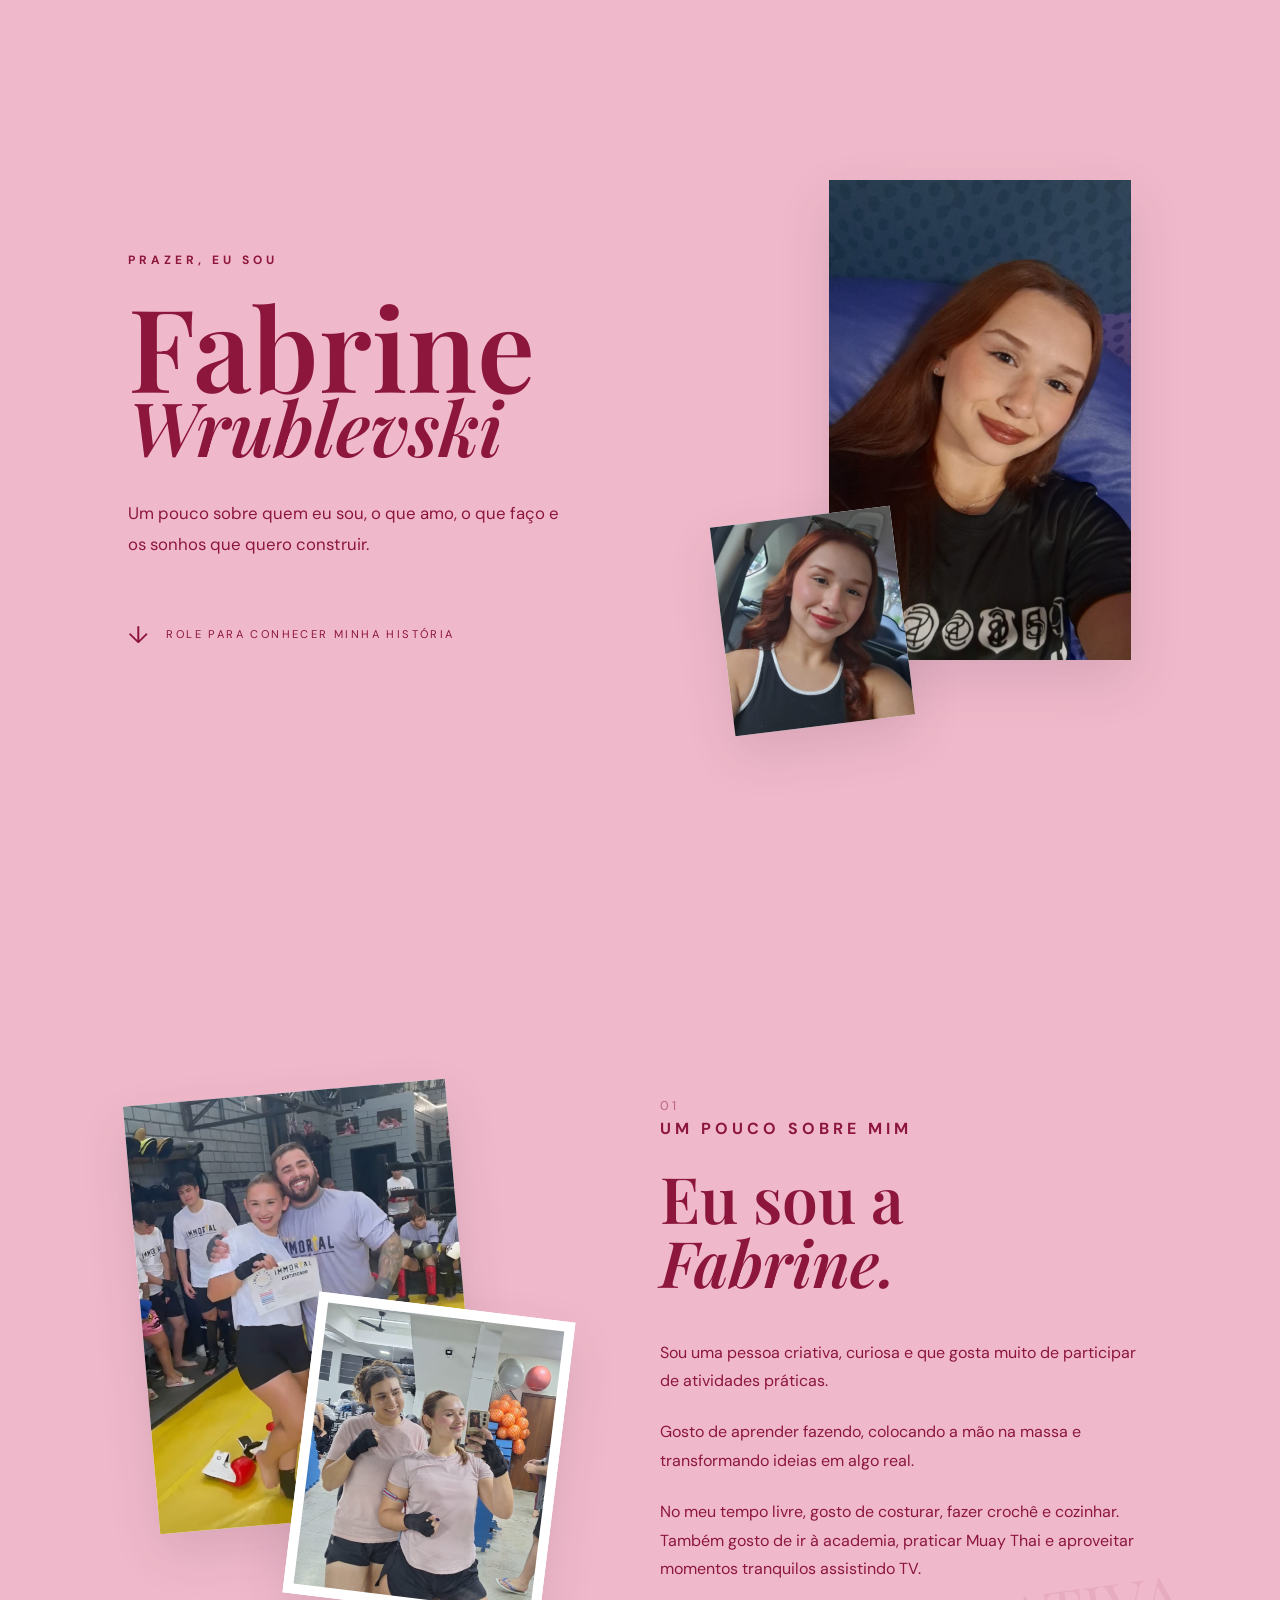
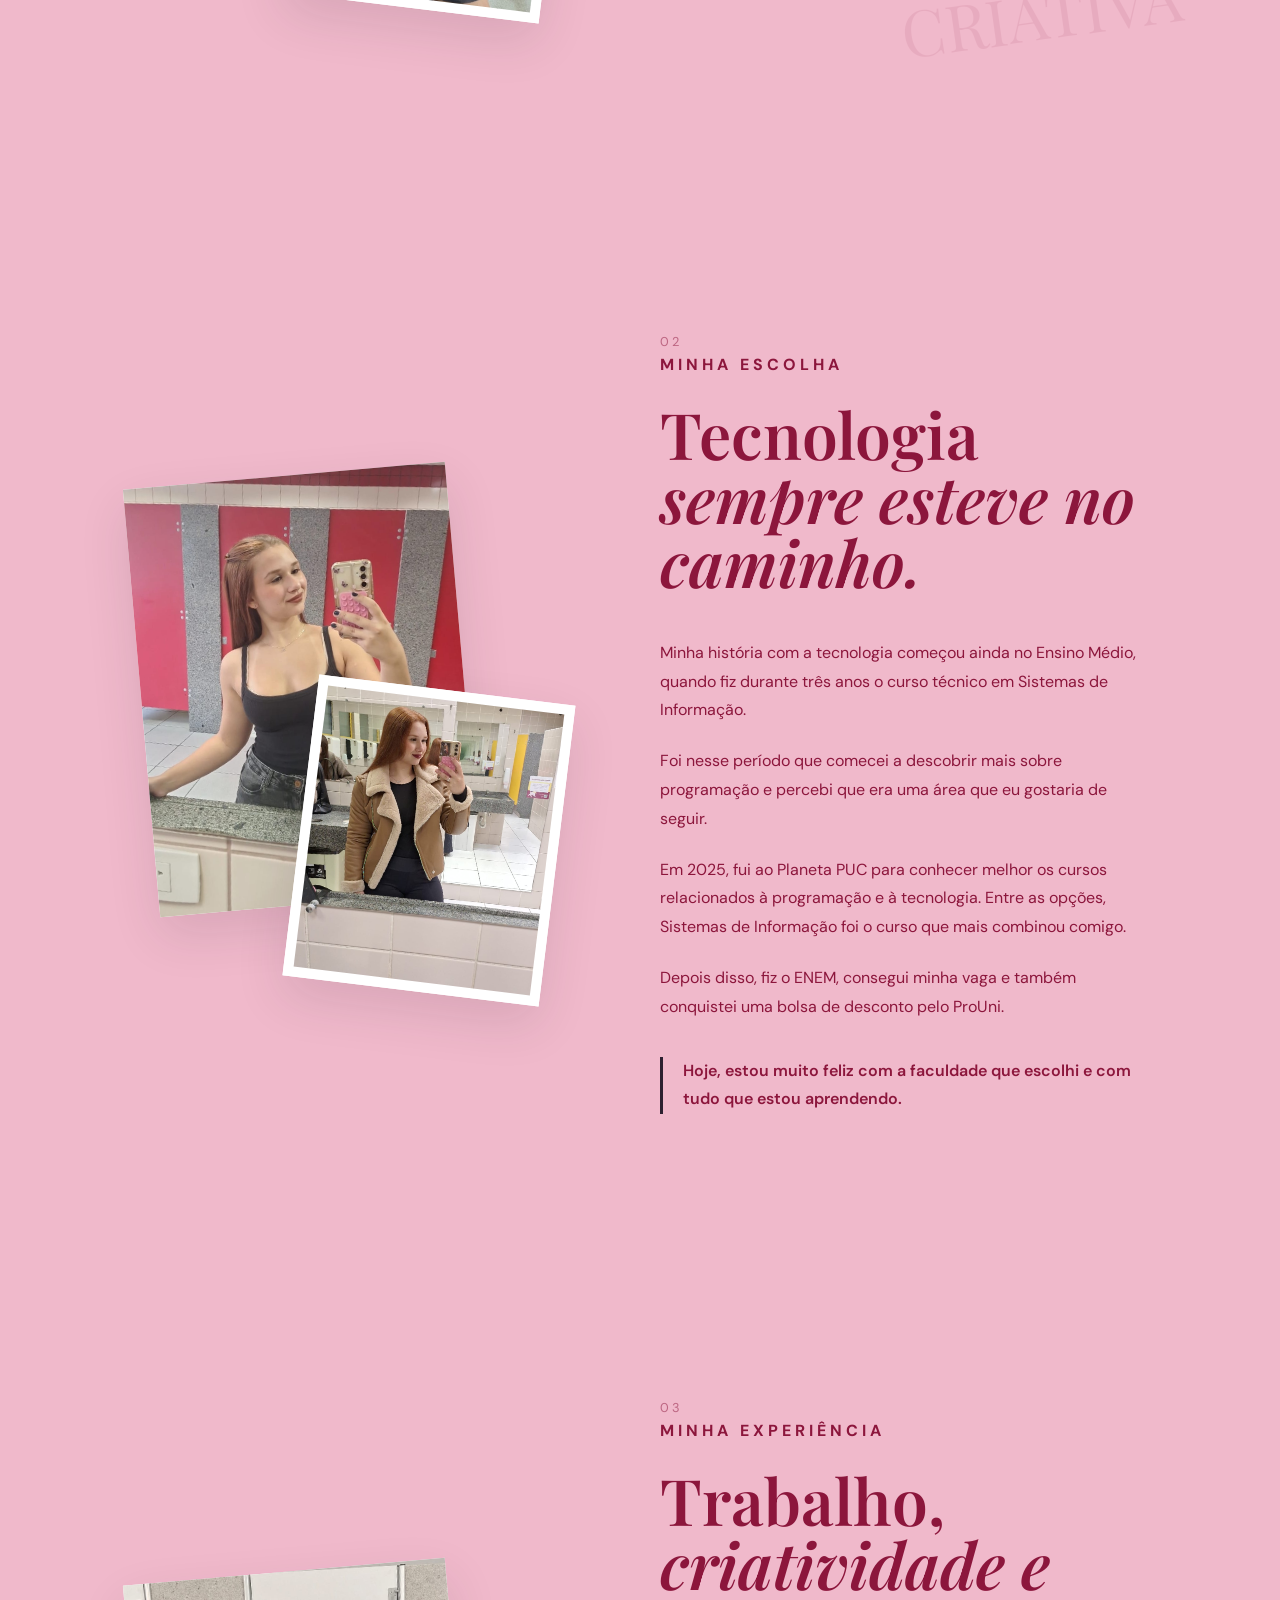
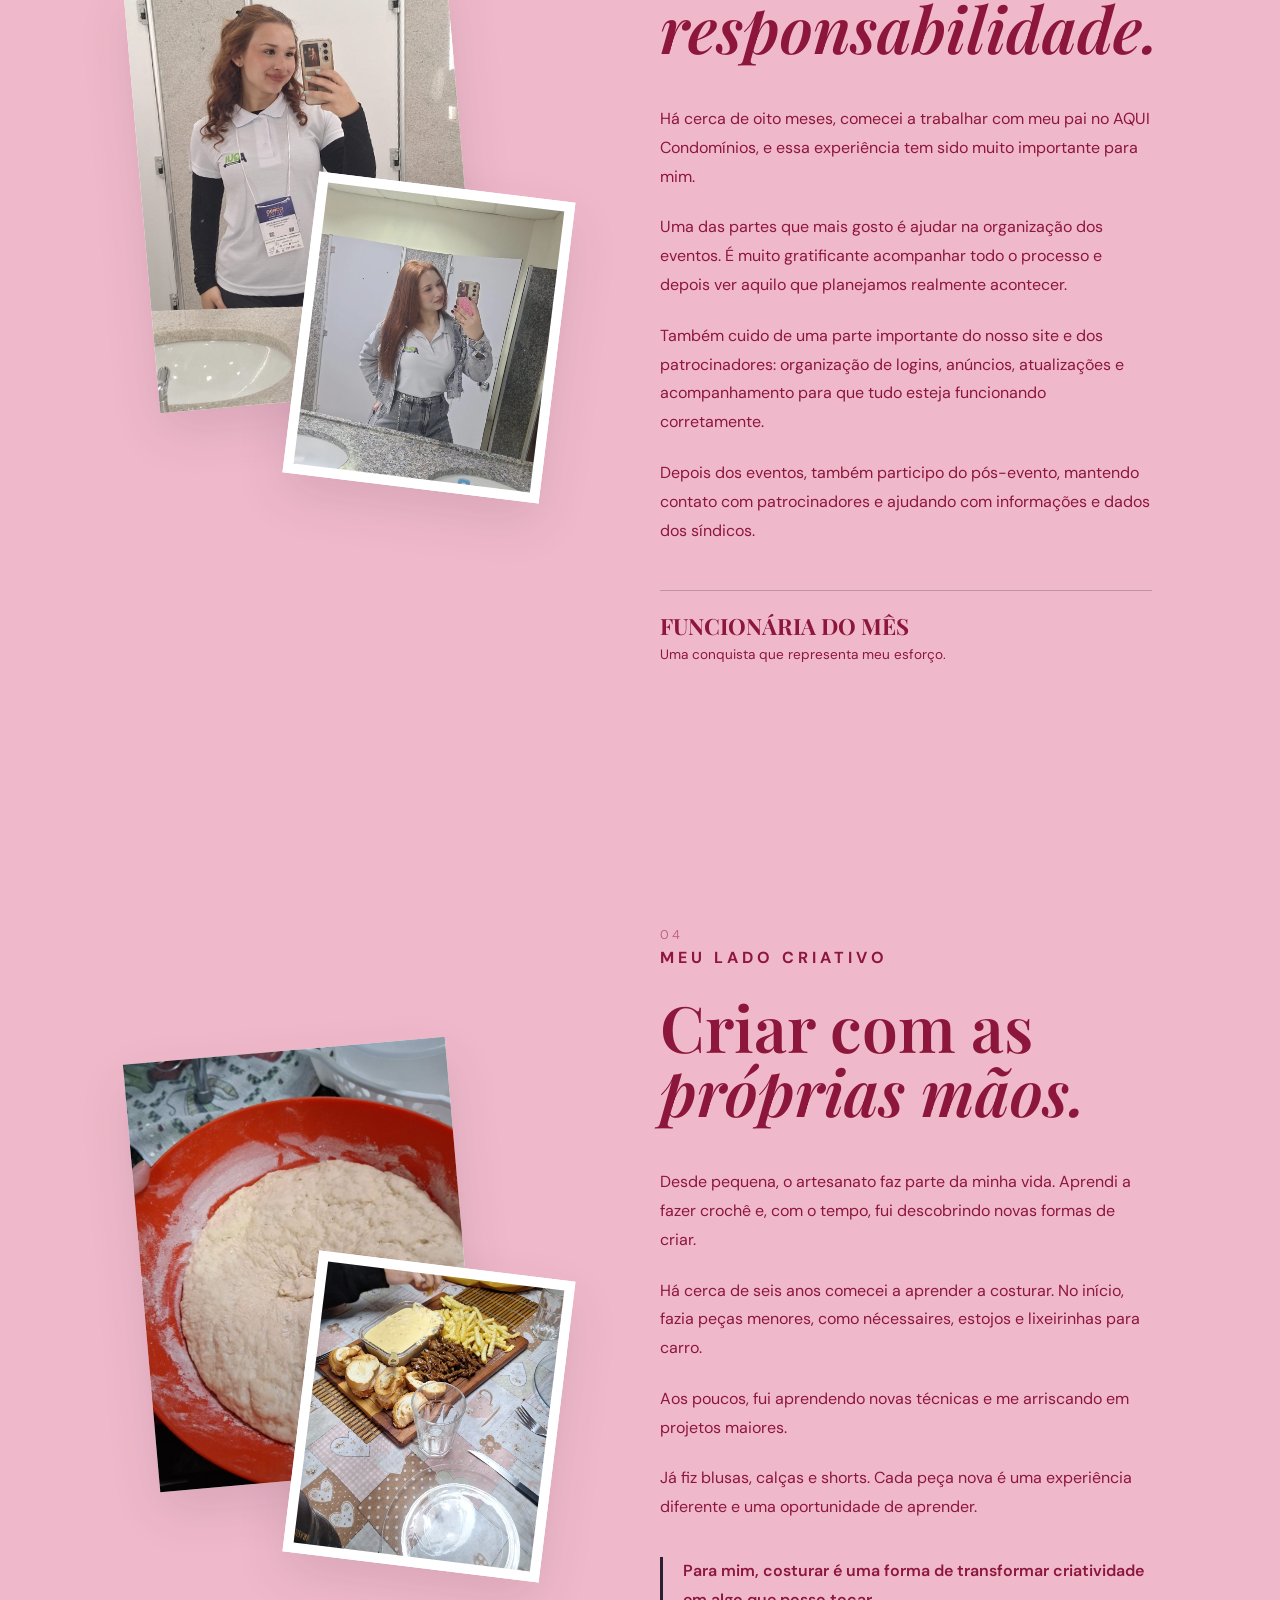
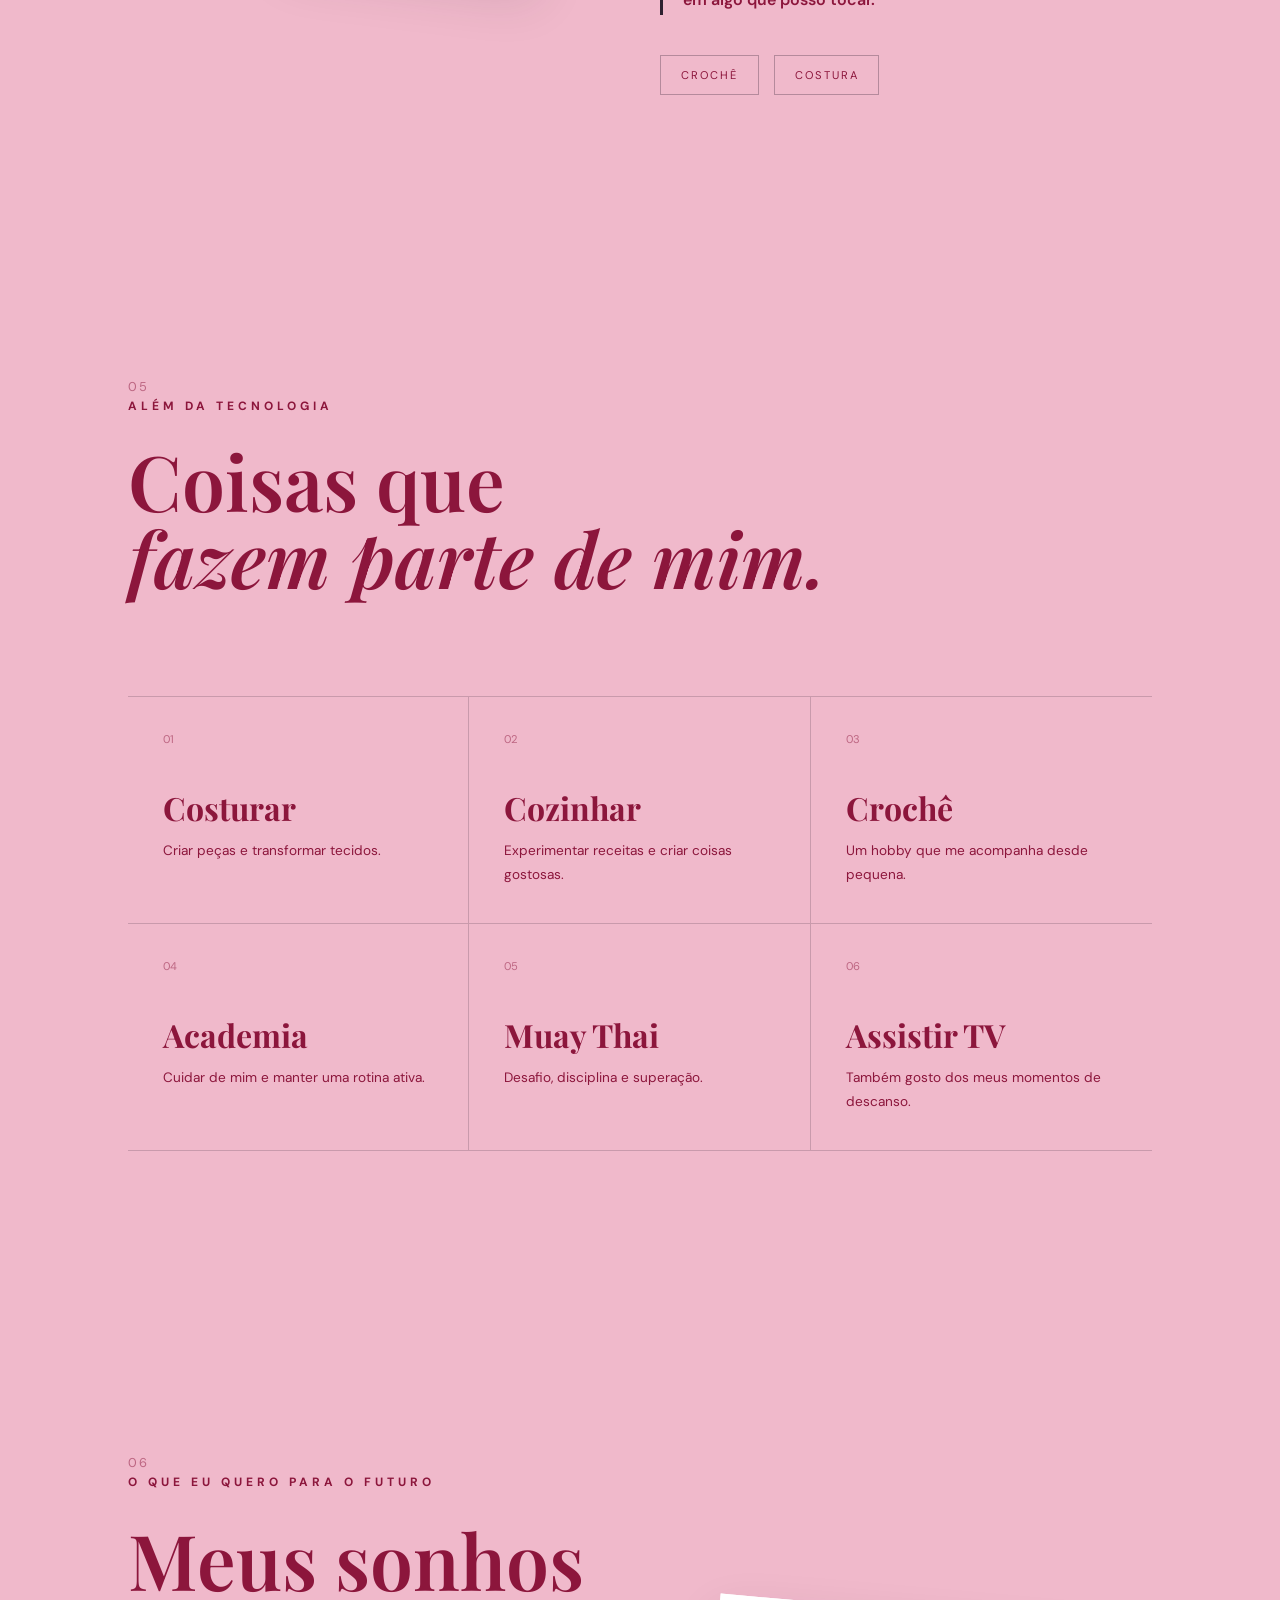
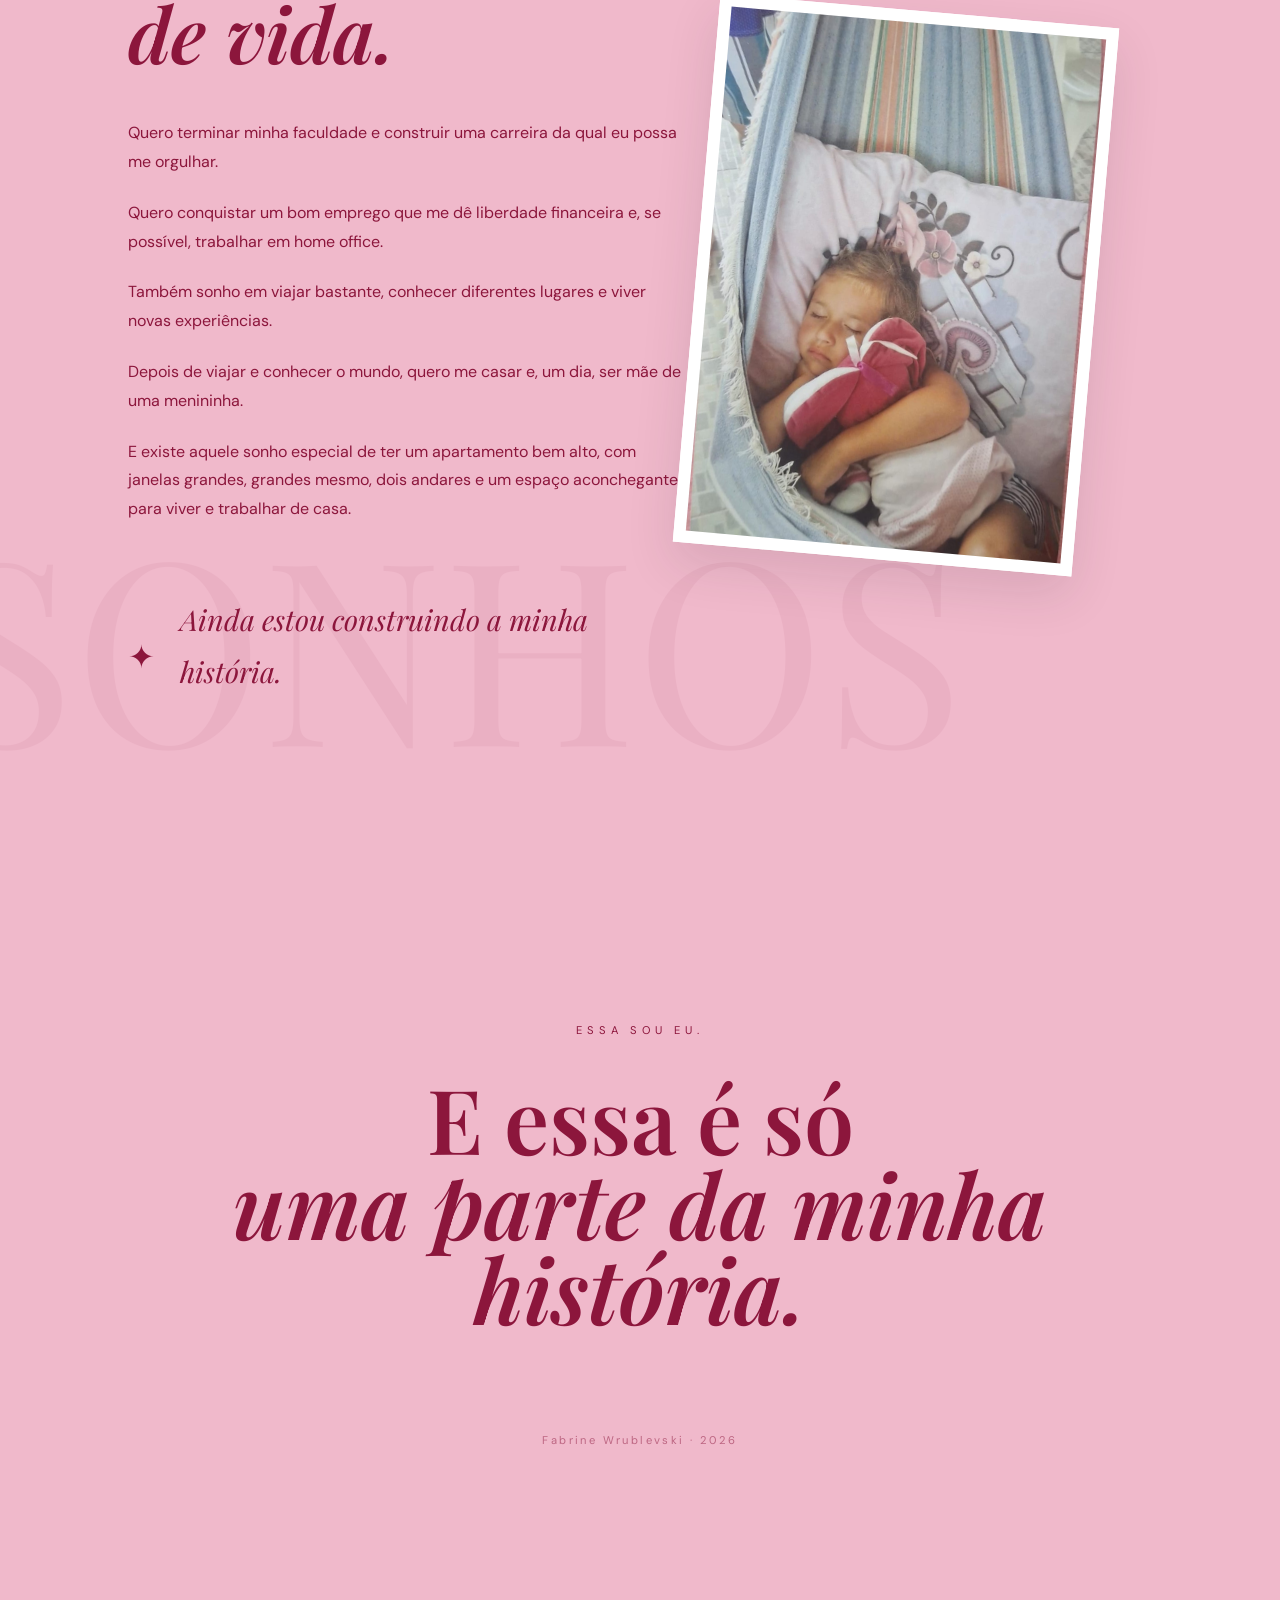
<file: index.html>
<!DOCTYPE html>
<html lang="pt-br">

<head>
    <meta charset="UTF-8">
    <meta name="viewport" content="width=device-width, initial-scale=1.0">

    <title>Fabrine | Minha História</title>

    <link rel="stylesheet" href="eu.css">
    <script src="eu.js" defer></script>

    <link rel="preconnect" href="https://fonts.googleapis.com">
    <link rel="preconnect" href="https://fonts.gstatic.com" crossorigin>

    <link href="https://fonts.googleapis.com/css2?family=DM+Sans:wght@400;500;600;700&family=Playfair+Display:wght@500;600;700&display=swap"
        rel="stylesheet">
</head>

<body>

    <!-- =====================================================
         ABERTURA
    ====================================================== -->

    <header class="hero">

        <div class="hero-text">

            <p class="mini-title">PRAZER, EU SOU</p>

            <h1>
                Fabrine
                <span>Wrublevski</span>
            </h1>

            <p class="hero-description">
                Um pouco sobre quem eu sou, o que amo,
                o que faço e os sonhos que quero construir.
            </p>

            <div class="scroll">
                <span>↓</span>
                ROLE PARA CONHECER MINHA HISTÓRIA
            </div>

        </div>


        <!-- FOTOS DA ABERTURA -->

        <div class="hero-photos">

            <!-- FOTO PRINCIPAL -->
            <div class="photo photo-main">

                <!-- COLOQUE SUA FOTO AQUI -->

                <img src="puf.jpeg" alt="Foto da Fabrine">

            </div>


            <!-- FOTO SOBREPOSTA -->

            <div class="photo photo-small">

                <!-- COLOQUE OUTRA FOTO AQUI -->

                <img src="car.jpeg" alt="">

            </div>

        </div>

    </header>



    <!-- =====================================================
         SOBRE MIM
    ====================================================== -->

    <section class="section about">

        <div class="section-photo">

            <div class="photo-stack">

                <div class="photo photo-one">

                    <img src="ultima.jpeg" alt="Foto da Fabrine">

                </div>

                <div class="photo photo-two">
                    <img src="juju.jpeg" alt="Foto da Fabrine">
                </div>

            </div>

        </div>


        <div class="section-content">

            <span class="section-number">01</span>

            <p class="mini-title">UM POUCO SOBRE MIM</p>

            <h2>
                Eu sou a
                <span>Fabrine.</span>
            </h2>

            <p>
                Sou uma pessoa criativa, curiosa e que gosta muito
                de participar de atividades práticas.
            </p>

            <p>
                Gosto de aprender fazendo, colocando a mão na massa
                e transformando ideias em algo real.
            </p>

            <p>
                No meu tempo livre, gosto de costurar, fazer crochê
                e cozinhar. Também gosto de ir à academia, praticar
                Muay Thai e aproveitar momentos tranquilos assistindo TV.
            </p>

            <div class="little-word">
                CRIATIVA
            </div>

        </div>

    </section>



    <!-- =====================================================
         FACULDADE
    ====================================================== -->

    <section class="section reverse college">

        <div class="section-content">

            <span class="section-number">02</span>

            <p class="mini-title">MINHA ESCOLHA</p>

            <h2>
                Tecnologia
                <span>sempre esteve no caminho.</span>
            </h2>

            <p>
                Minha história com a tecnologia começou ainda no
                Ensino Médio, quando fiz durante três anos o curso
                técnico em Sistemas de Informação.
            </p>

            <p>
                Foi nesse período que comecei a descobrir mais sobre
                programação e percebi que era uma área que eu gostaria
                de seguir.
            </p>

            <p>
                Em 2025, fui ao Planeta PUC para conhecer melhor os
                cursos relacionados à programação e à tecnologia.
                Entre as opções, Sistemas de Informação foi o curso
                que mais combinou comigo.
            </p>

            <p>
                Depois disso, fiz o ENEM, consegui minha vaga e também
                conquistei uma bolsa de desconto pelo ProUni.
            </p>

            <p class="highlight">
                Hoje, estou muito feliz com a faculdade que escolhi
                e com tudo que estou aprendendo.
            </p>

        </div>


        <div class="section-photo">

            <div class="photo-stack">

                <div class="photo photo-one">
                    <img src="re.jpeg" alt="Foto da Fabrine">
                </div>

                <div class="photo photo-two">
                    <img src="jak.jpeg" alt="Foto da Fabrine">
                </div>

            </div>

        </div>

    </section>



    <!-- =====================================================
         TRABALHO
    ====================================================== -->

    <section class="section work">

        <div class="section-photo">

            <div class="photo-stack">

                <div class="photo photo-one">
                    <img src="trab.jpeg" alt="Foto da Fabrine">
                </div>

                <div class="photo photo-two">
                    <img src="puc.jpeg" alt="Foto da Fabrine">
                </div>

            </div>

        </div>


        <div class="section-content">

            <span class="section-number">03</span>

            <p class="mini-title">MINHA EXPERIÊNCIA</p>

            <h2>
                Trabalho,
                <span>criatividade e responsabilidade.</span>
            </h2>

            <p>
                Há cerca de oito meses, comecei a trabalhar com meu pai
                no AQUI Condomínios, e essa experiência tem sido muito
                importante para mim.
            </p>

            <p>
                Uma das partes que mais gosto é ajudar na organização
                dos eventos. É muito gratificante acompanhar todo o
                processo e depois ver aquilo que planejamos realmente
                acontecer.
            </p>

            <p>
                Também cuido de uma parte importante do nosso site e
                dos patrocinadores: organização de logins, anúncios,
                atualizações e acompanhamento para que tudo esteja
                funcionando corretamente.
            </p>

            <p>
                Depois dos eventos, também participo do pós-evento,
                mantendo contato com patrocinadores e ajudando com
                informações e dados dos síndicos.
            </p>

            <div class="achievement">

                <strong>FUNCIONÁRIA DO MÊS</strong>

                <span>
                    Uma conquista que representa meu esforço.
                </span>

            </div>

        </div>

    </section>



    <!-- =====================================================
         COSTURA E ARTESANATO
    ====================================================== -->

    <section class="section reverse crafts">

        <div class="section-content">

            <span class="section-number">04</span>

            <p class="mini-title">MEU LADO CRIATIVO</p>

            <h2>
                Criar com as
                <span>próprias mãos.</span>
            </h2>

            <p>
                Desde pequena, o artesanato faz parte da minha vida.
                Aprendi a fazer crochê e, com o tempo,
                fui descobrindo novas formas de criar.
            </p>

            <p>
                Há cerca de seis anos comecei a aprender a costurar.
                No início, fazia peças menores, como nécessaires,
                estojos e lixeirinhas para carro.
            </p>

            <p>
                Aos poucos, fui aprendendo novas técnicas e me
                arriscando em projetos maiores.
            </p>

            <p>
                Já fiz blusas, calças e shorts. Cada peça nova é uma
                experiência diferente e uma oportunidade de aprender.
            </p>

            <p class="highlight">
                Para mim, costurar é uma forma de transformar
                criatividade em algo que posso tocar.
            </p>

            <div class="craft-words">

                <button class="craft-button" onclick="abrirGaleria('croche')">
                    CROCHÊ
                </button>

                <button class="craft-button" onclick="abrirGaleria('costura')">
                    COSTURA
                </button>

            </div>

        </div>


        <div class="section-photo">

            <div class="photo-stack">

                <div class="photo photo-one">
                    <img src="pao.jpeg" alt="Foto da Fabrine">
                </div>

                <div class="photo photo-two">
                    <img src="tabua.jpeg" alt="Foto da Fabrine">
                </div>

            </div>

        </div>

    </section>



    <!-- =====================================================
         O QUE EU GOSTO
    ====================================================== -->

    <section class="likes">

        <div class="likes-title">

            <span class="section-number">05</span>

            <p class="mini-title">ALÉM DA TECNOLOGIA</p>

            <h2>
                Coisas que
                <span>fazem parte de mim.</span>
            </h2>

        </div>


        <div class="likes-grid">

            <div class="like-item">
                <span>01</span>
                <strong>Costurar</strong>
                <p>Criar peças e transformar tecidos.</p>
            </div>

            <div class="like-item">
                <span>02</span>
                <strong>Cozinhar</strong>
                <p>Experimentar receitas e criar coisas gostosas.</p>
            </div>

            <div class="like-item">
                <span>03</span>
                <strong>Crochê</strong>
                <p>Um hobby que me acompanha desde pequena.</p>
            </div>

            <div class="like-item">
                <span>04</span>
                <strong>Academia</strong>
                <p>Cuidar de mim e manter uma rotina ativa.</p>
            </div>

            <div class="like-item">
                <span>05</span>
                <strong>Muay Thai</strong>
                <p>Desafio, disciplina e superação.</p>
            </div>

            <div class="like-item">
                <span>06</span>
                <strong>Assistir TV</strong>
                <p>Também gosto dos meus momentos de descanso.</p>
            </div>

        </div>

    </section>



    <!-- =====================================================
         SONHOS
    ====================================================== -->

    <section class="dreams">

        <div class="dreams-background">
            SONHOS
        </div>


        <div class="dreams-content">

            <span class="section-number">06</span>

            <p class="mini-title">O QUE EU QUERO PARA O FUTURO</p>

            <h2>
                Meus sonhos
                <span>de vida.</span>
            </h2>

            <p>
                Quero terminar minha faculdade e construir uma carreira
                da qual eu possa me orgulhar.
            </p>

            <p>
                Quero conquistar um bom emprego que me dê liberdade
                financeira e, se possível, trabalhar em home office.
            </p>

            <p>
                Também sonho em viajar bastante, conhecer diferentes
                lugares e viver novas experiências.
            </p>

            <p>
                Depois de viajar e conhecer o mundo, quero me casar
                e, um dia, ser mãe de uma menininha.
            </p>

            <p>
                E existe aquele sonho especial de ter um apartamento
                bem alto, com janelas grandes, grandes mesmo, dois
                andares e um espaço aconchegante para viver e trabalhar
                de casa.
            </p>

            <div class="dream-quote">

                <span>✦</span>

                <p>
                    Ainda estou construindo
                    a minha história.
                </p>

            </div>

        </div>


        <div class="dream-photo">

            <div class="photo dream-image">
                <img src="mini.jpeg" alt="Foto da Fabrine">
            </div>

        </div>

    </section>



    <!-- =====================================================
         FINAL
    ====================================================== -->

    <footer>

        <p class="footer-small">
            ESSA SOU EU.
        </p>

        <h2>
            E essa é só
            <span>uma parte da minha história.</span>
        </h2>

        <p class="footer-bottom">
            Fabrine Wrublevski · 2026
        </p>

    </footer>


    <!-- GALERIA DE CROCHÊ -->

<div id="galeria-croche" class="galeria">

    <div class="galeria-conteudo">

        <button class="fechar-galeria" onclick="fecharGaleria('croche')">
            ×
        </button>

        <p class="mini-title">MEUS TRABALHOS</p>

        <h2>Crochê</h2>

        <div class="galeria-fotos">

            <div class="foto-galeria">
                <img src="tapete.jpeg" alt="Trabalho de crochê">
            </div>

            <div class="foto-galeria">
                <img src="boloça.jpeg" alt="Trabalho de crochê">
            </div>

            <div class="foto-galeria">
                <img src="papel.jpeg" alt="Trabalho de crochê">
            </div>

            

        </div>

    </div>

</div>


<!-- GALERIA DE COSTURA -->

<div id="galeria-costura" class="galeria">

    <div class="galeria-conteudo">

        <button class="fechar-galeria" onclick="fecharGaleria('costura')">
            ×
        </button>

        <p class="mini-title">MEUS TRABALHOS</p>

        <h2>Costura</h2>

        <div class="galeria-fotos">

            <div class="foto-galeria">
                <img src="azul.jpeg" alt="Trabalho de costura">
            </div>

            <div class="foto-galeria">
                <img src="verde.jpeg" alt="Trabalho de costura">
            </div>

            <div class="foto-galeria">
                <img src="vermelho.jpeg" alt="Trabalho de costura">
            </div>

            <div class="foto-galeria">
                <img src="branco.jpeg" alt="Trabalho de costura">
            </div>

            <div class="foto-galeria">
                <img src="preto.jpeg" alt="Trabalho de costura">
            </div>

            <div class="foto-galeria">
                <img src="maquina.jpeg" alt="Trabalho de costura">
            </div>

            <div class="foto-galeria">
                <img src="cor.jpeg" alt="Trabalho de costura">
            </div>

            <div class="foto-galeria">
                <img src="olho.jpeg" alt="Trabalho de costura">
            </div>

        </div>

    </div>

</div>


</body>

</html>
</file>
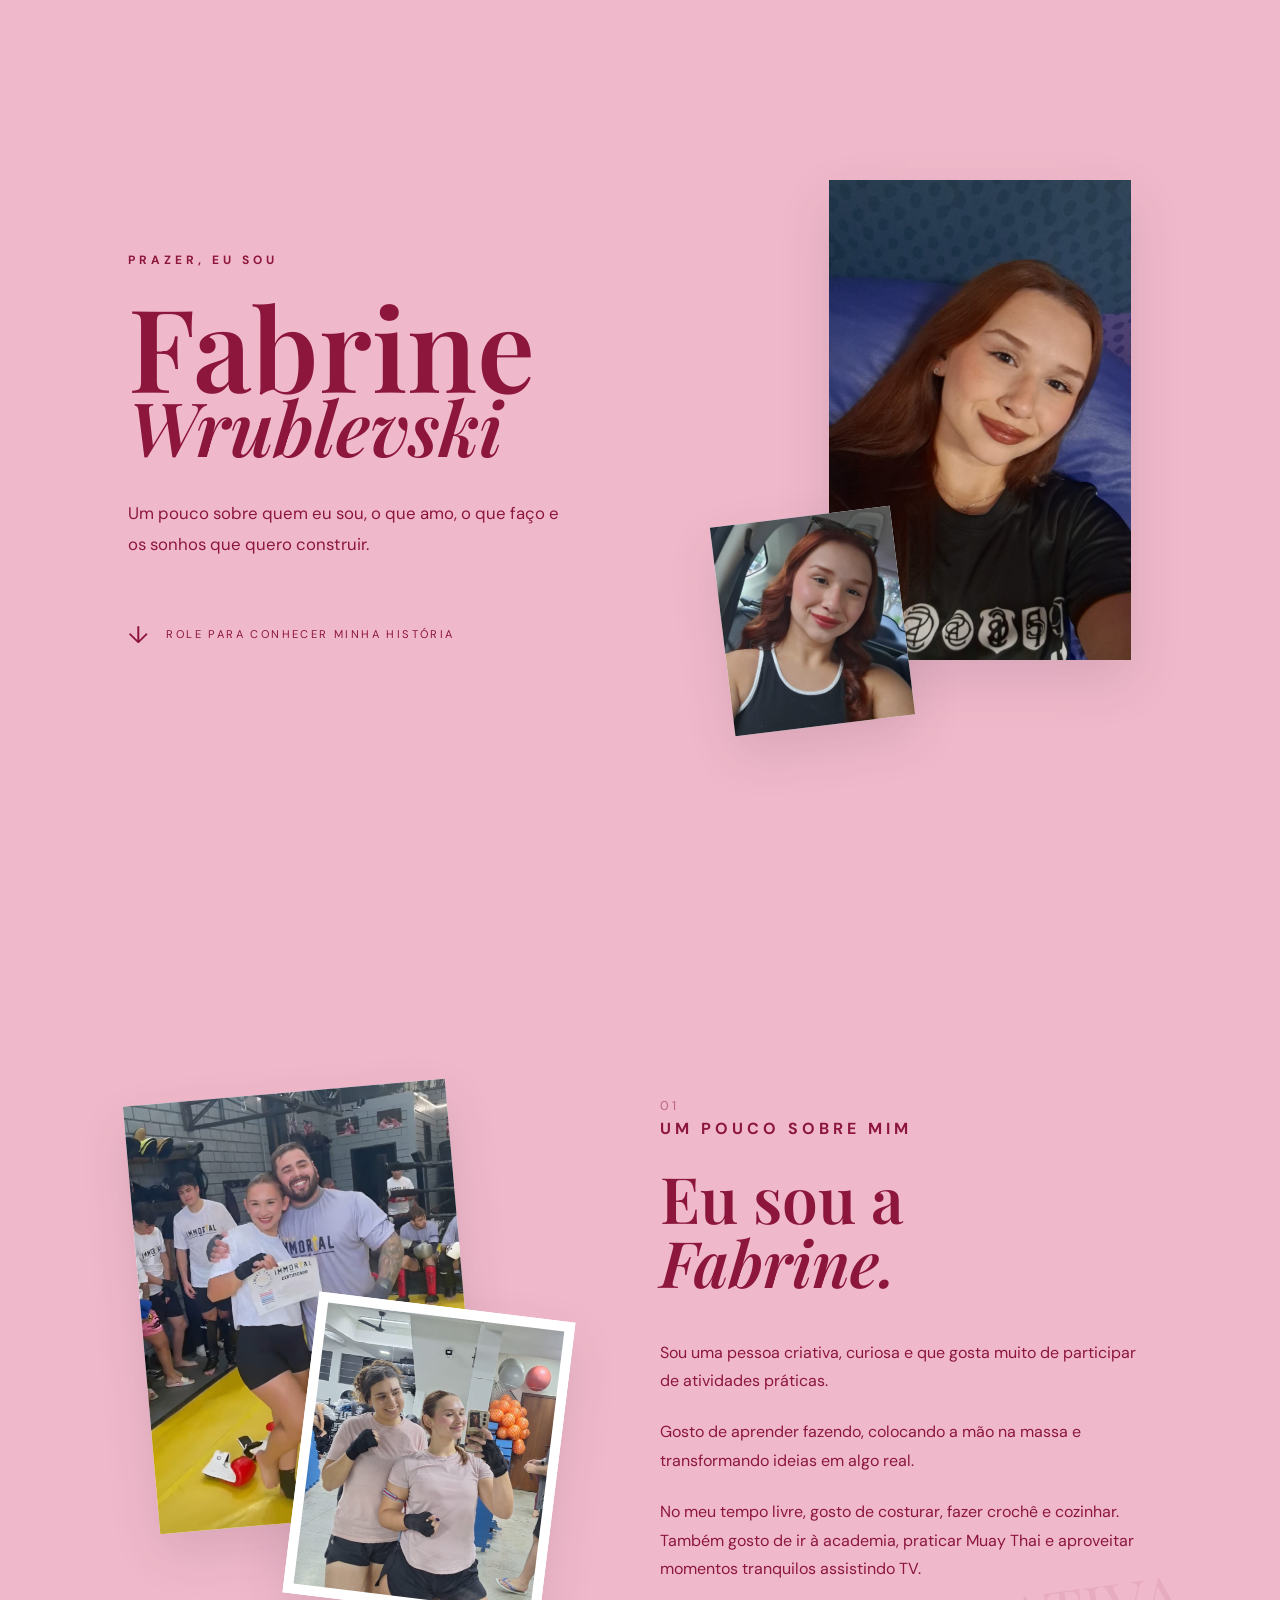
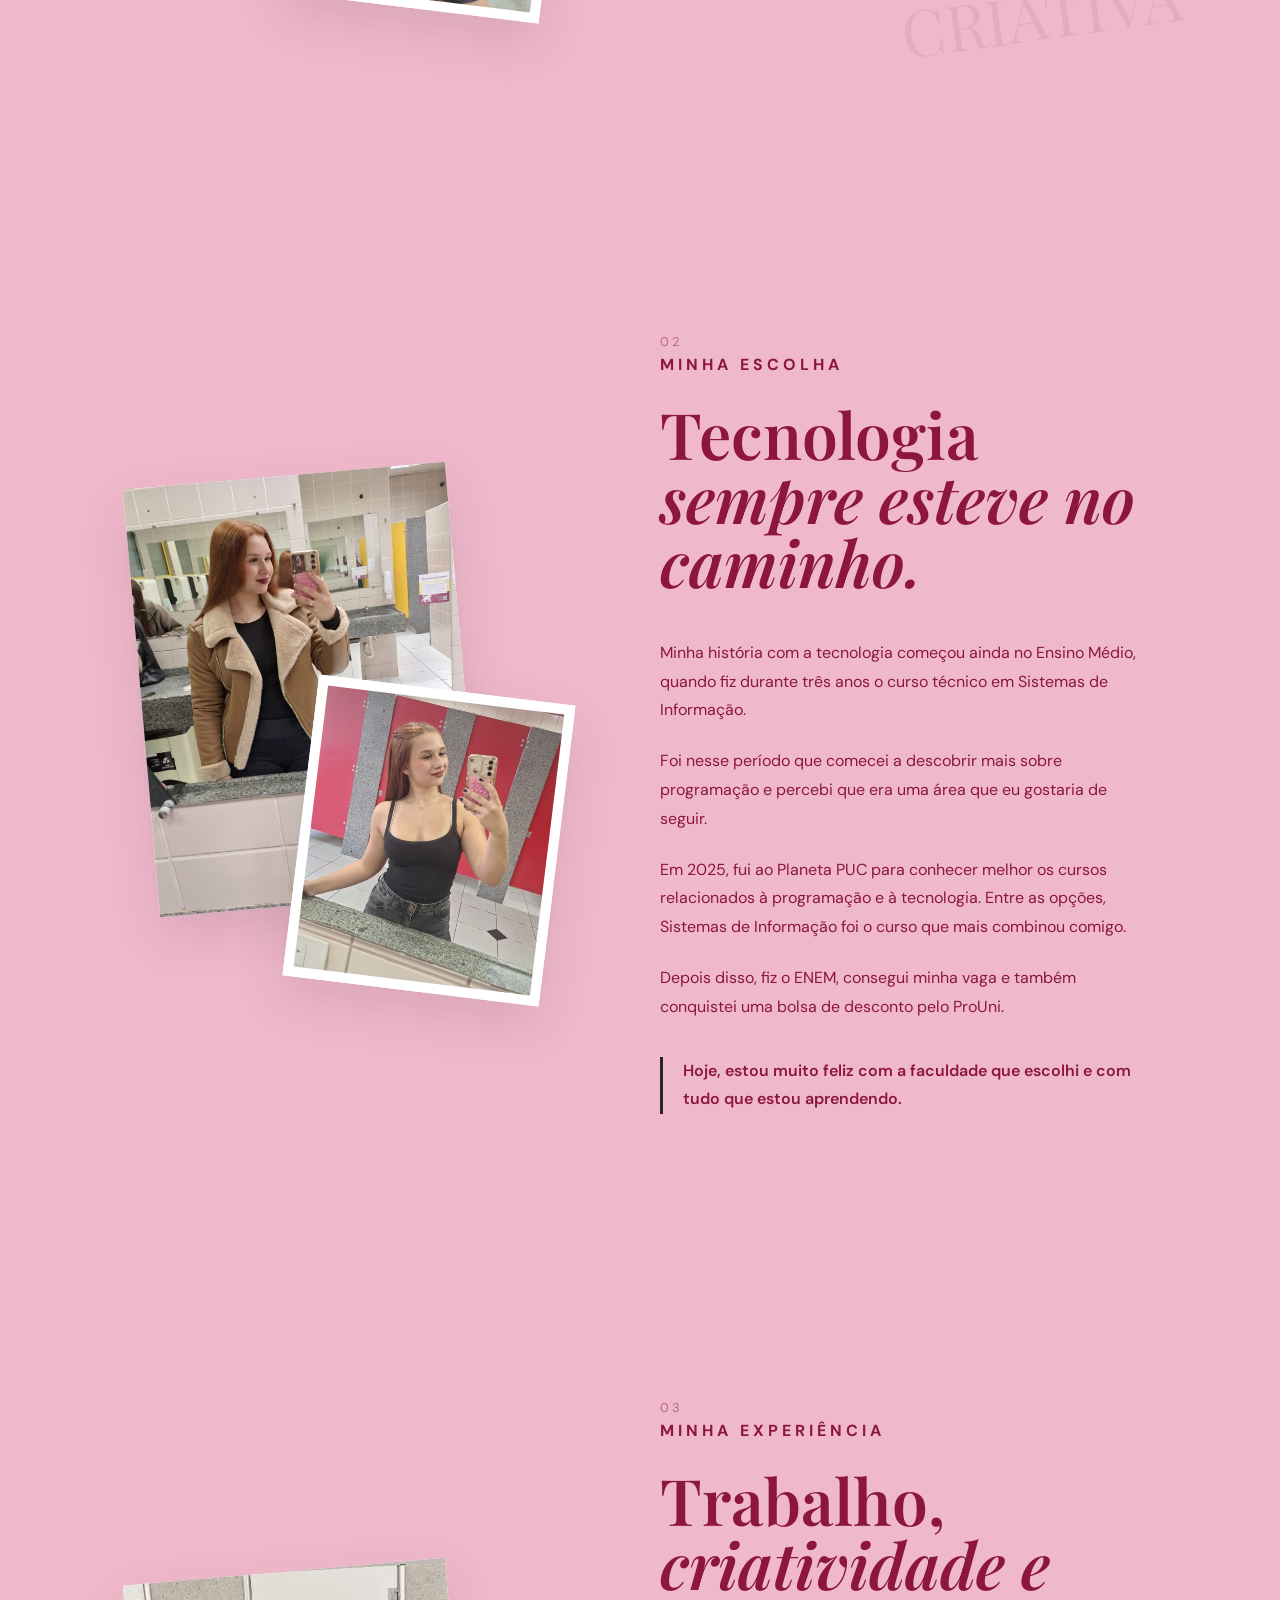
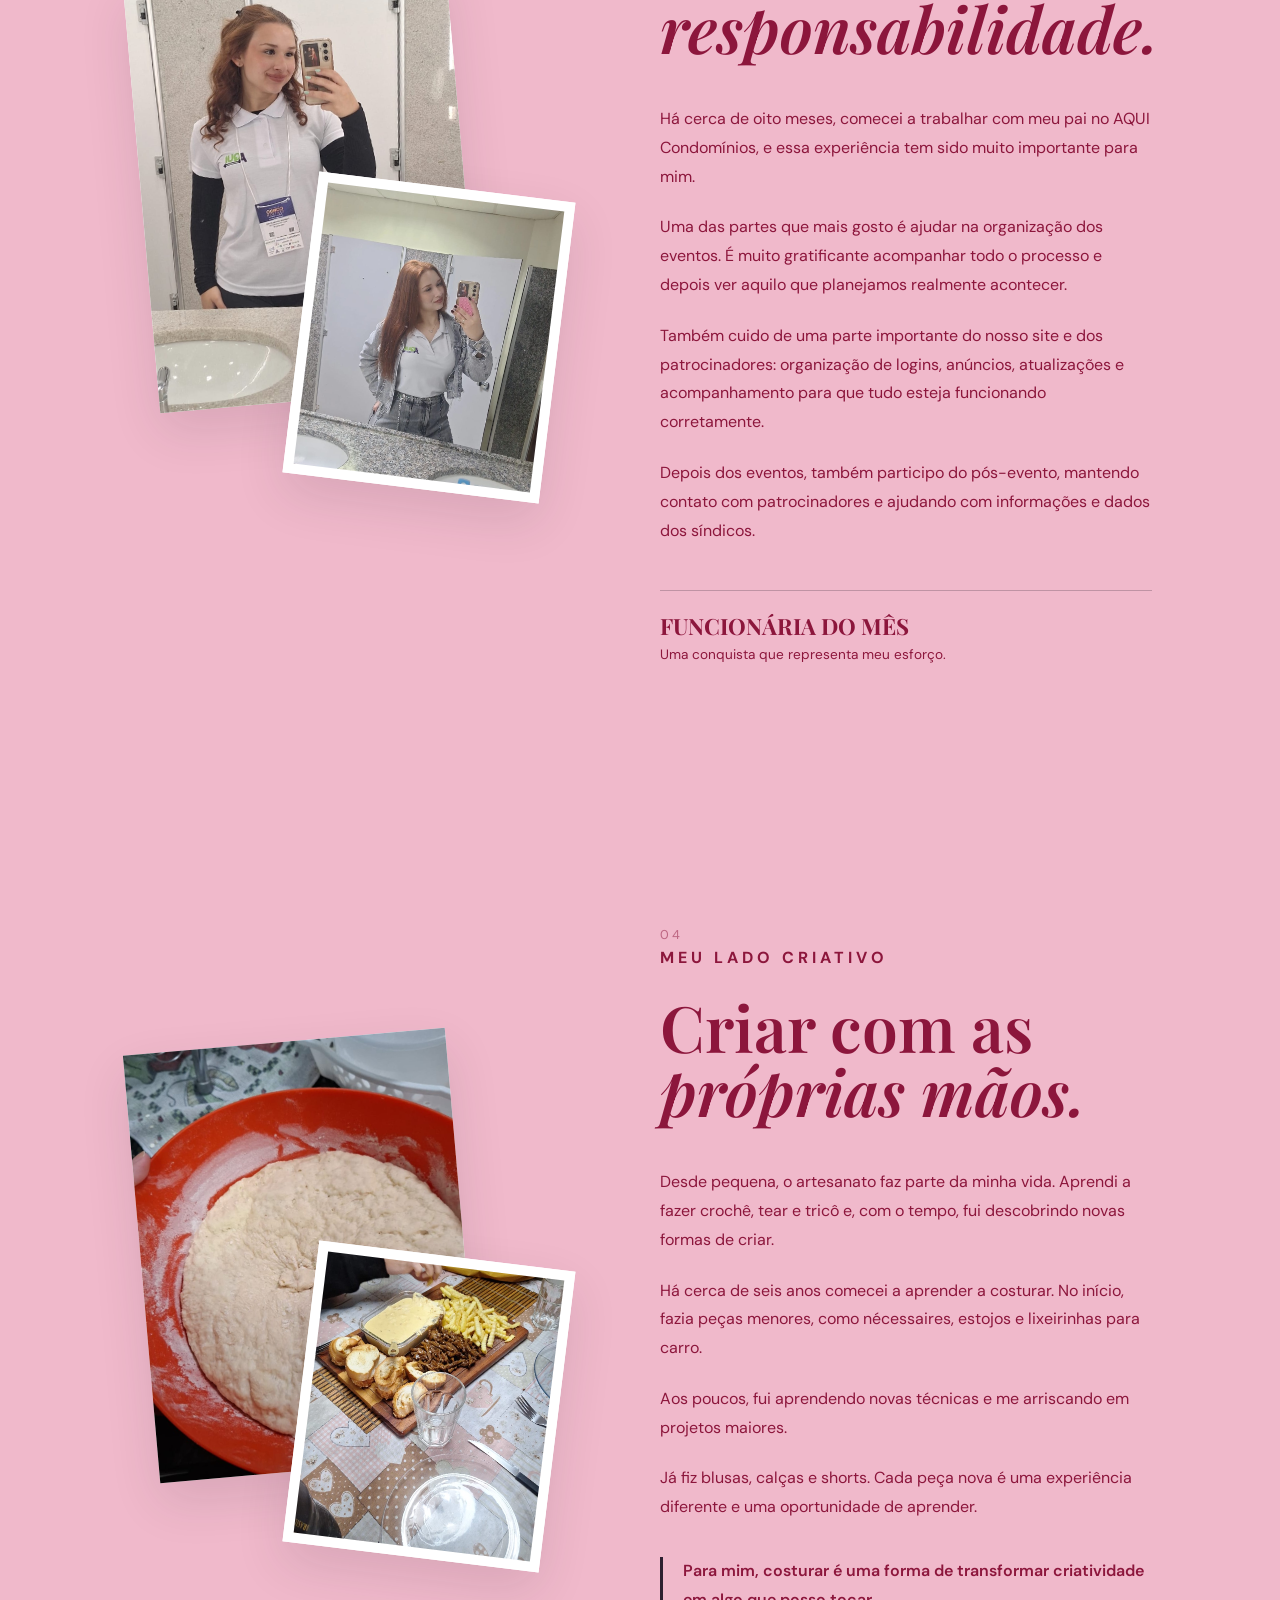
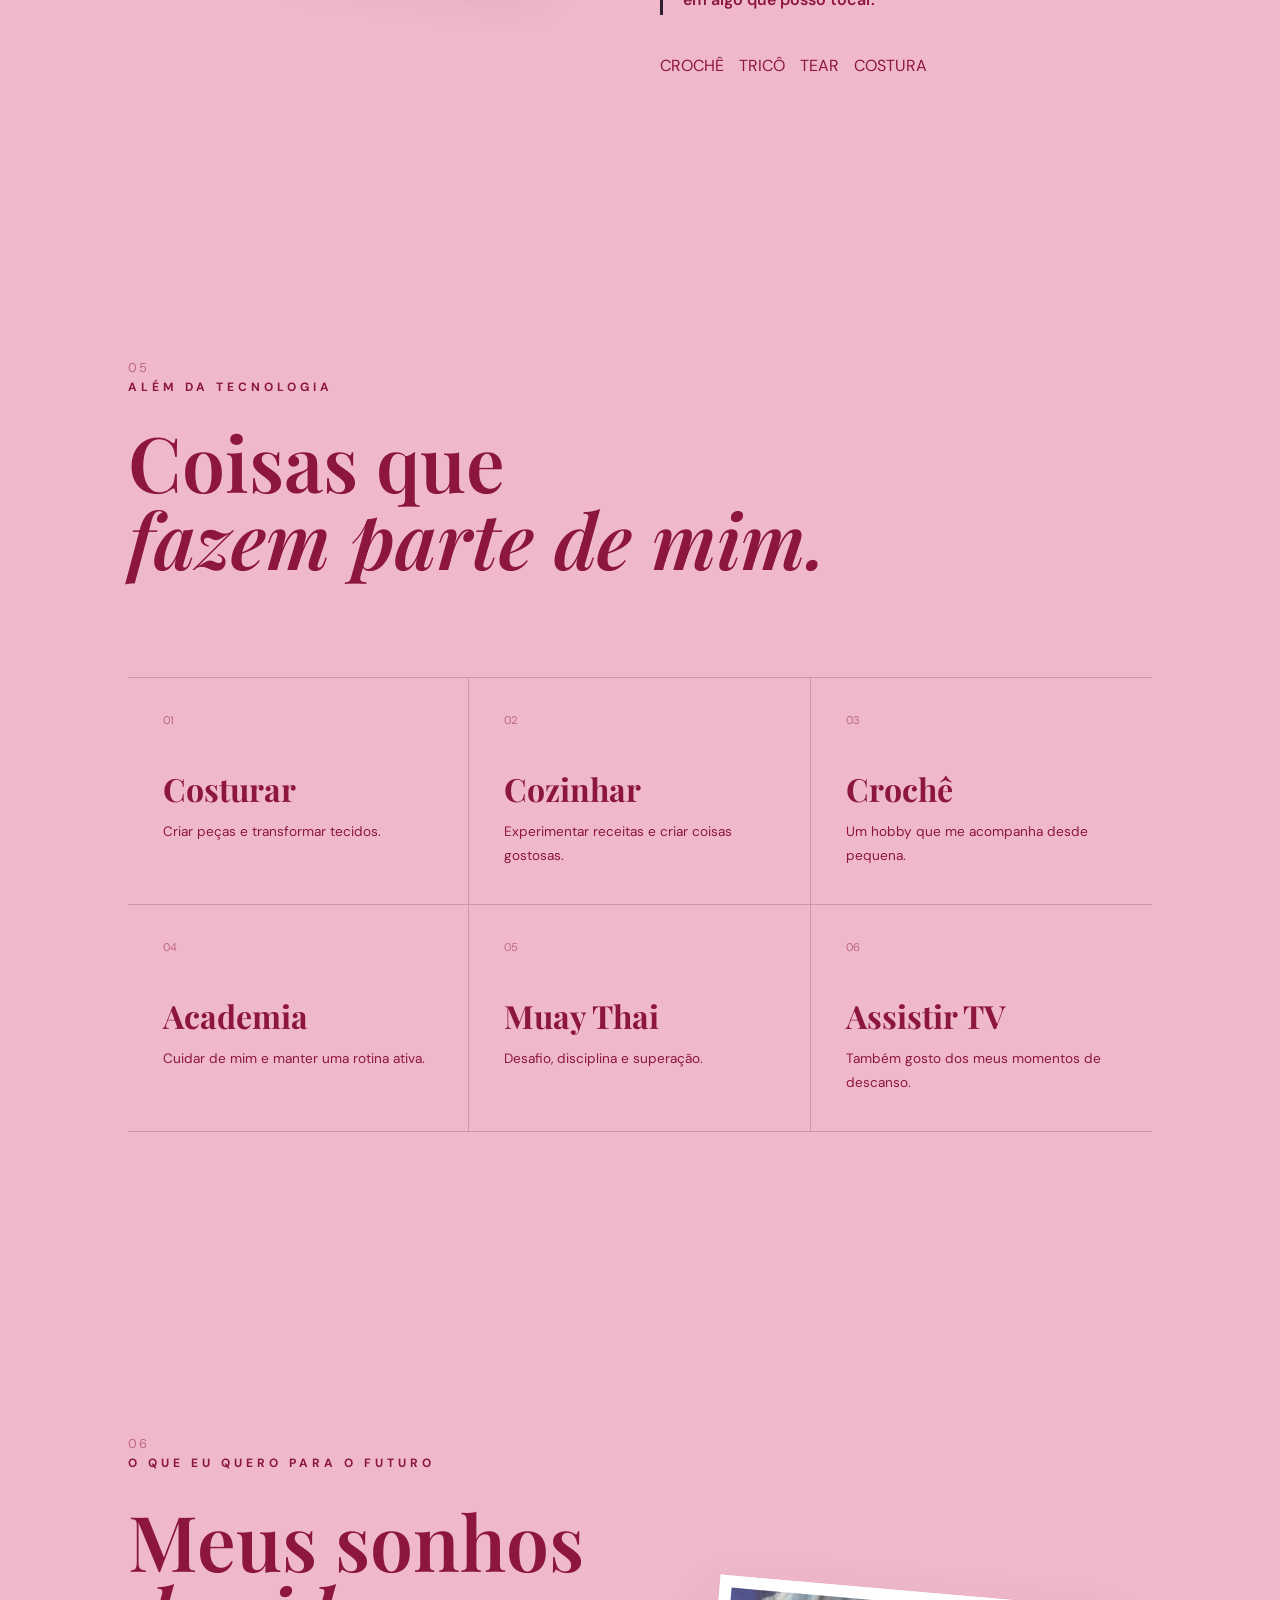
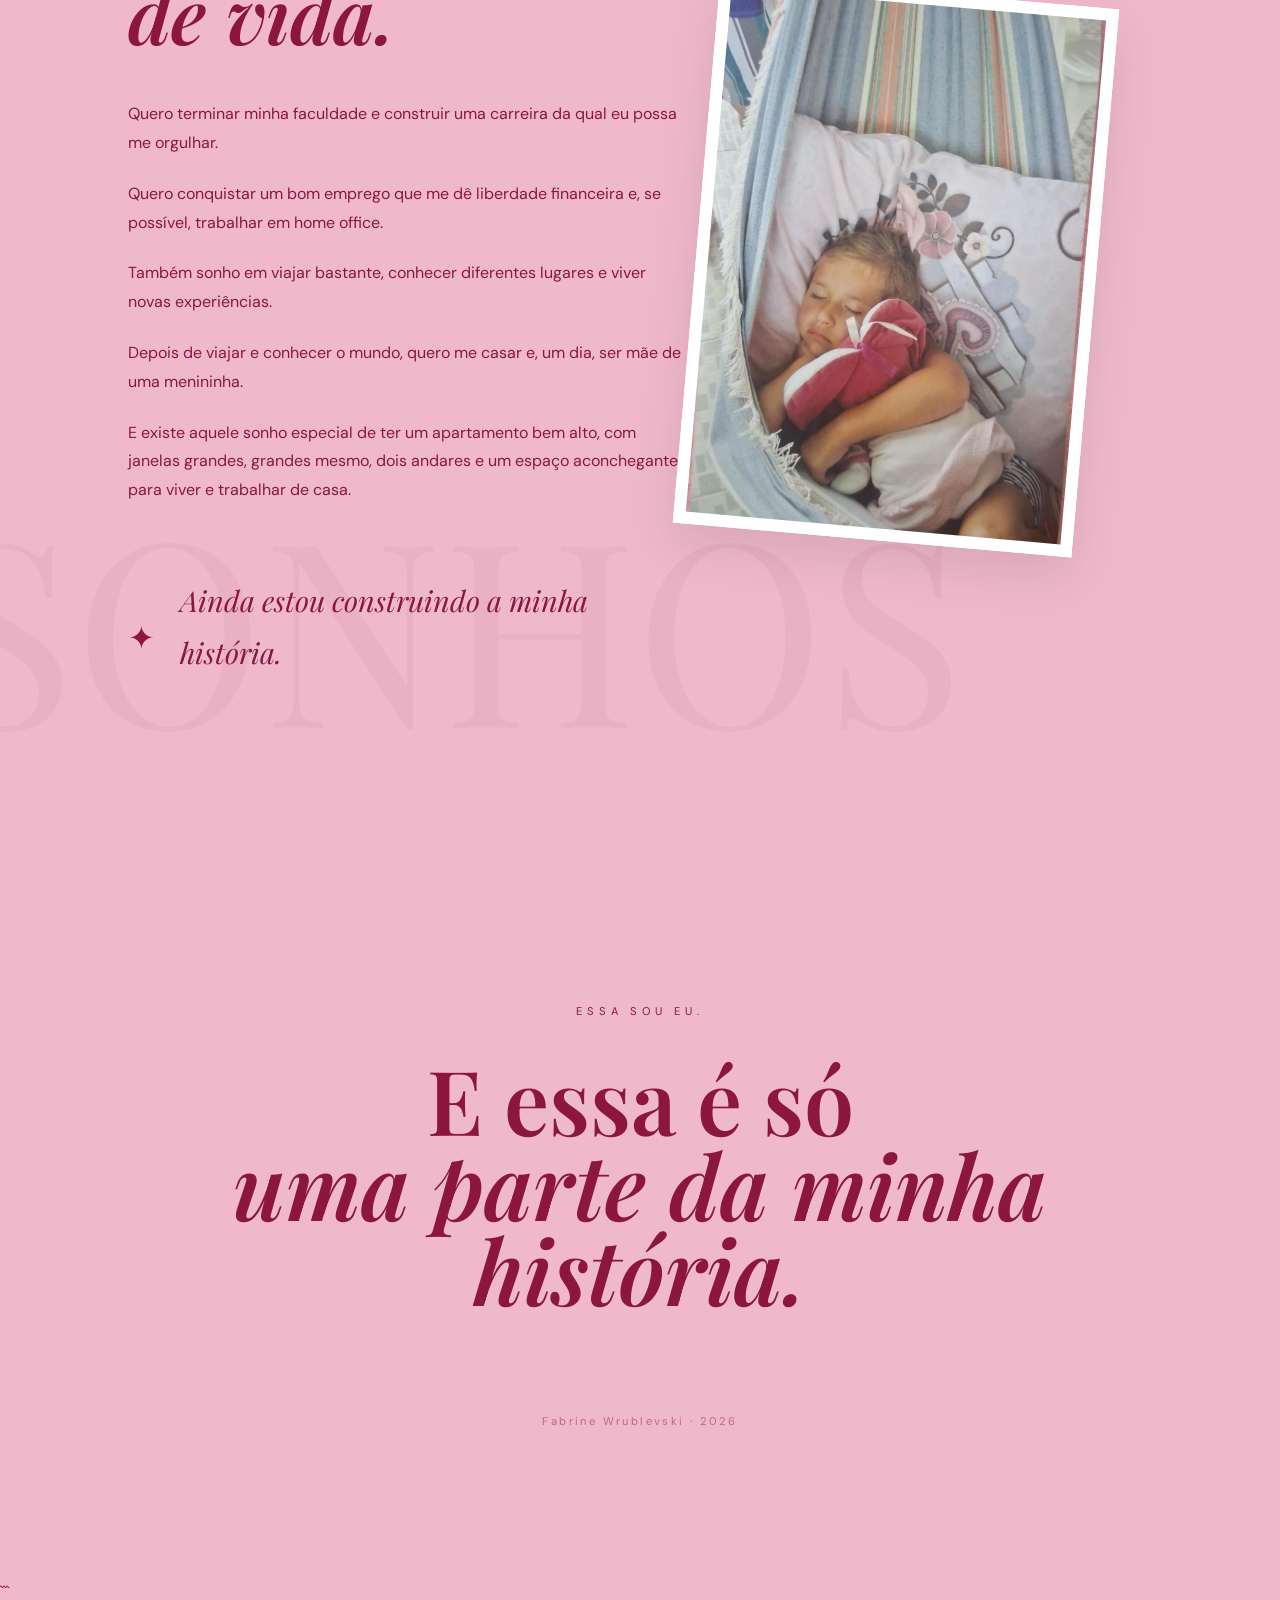
<file: eu.html>
<!DOCTYPE html>
<html lang="pt-br">

<head>
    <meta charset="UTF-8">
    <meta name="viewport" content="width=device-width, initial-scale=1.0">

    <title>Fabrine | Minha História</title>

    <link rel="stylesheet" href="eu.css">

    <link rel="preconnect" href="https://fonts.googleapis.com">
    <link rel="preconnect" href="https://fonts.gstatic.com" crossorigin>

    <link href="https://fonts.googleapis.com/css2?family=DM+Sans:wght@400;500;600;700&family=Playfair+Display:wght@500;600;700&display=swap"
        rel="stylesheet">
</head>

<body>

    <!-- =====================================================
         ABERTURA
    ====================================================== -->

    <header class="hero">

        <div class="hero-text">

            <p class="mini-title">PRAZER, EU SOU</p>

            <h1>
                Fabrine
                <span>Wrublevski</span>
            </h1>

            <p class="hero-description">
                Um pouco sobre quem eu sou, o que amo,
                o que faço e os sonhos que quero construir.
            </p>

            <div class="scroll">
                <span>↓</span>
                ROLE PARA CONHECER MINHA HISTÓRIA
            </div>

        </div>


        <!-- FOTOS DA ABERTURA -->

        <div class="hero-photos">

            <!-- FOTO PRINCIPAL -->
            <div class="photo photo-main">

                <!-- COLOQUE SUA FOTO AQUI -->

                <img src="puf.jpeg" alt="Foto da Fabrine">

            </div>


            <!-- FOTO SOBREPOSTA -->

            <div class="photo photo-small">

                <!-- COLOQUE OUTRA FOTO AQUI -->

                <img src="car.jpeg" alt="">

            </div>

        </div>

    </header>



    <!-- =====================================================
         SOBRE MIM
    ====================================================== -->

    <section class="section about">

        <div class="section-photo">

            <div class="photo-stack">

                <div class="photo photo-one">

                    <img src="ultima.jpeg" alt="Foto da Fabrine">

                </div>

                <div class="photo photo-two">
                    <img src="juju.jpeg" alt="Foto da Fabrine">
                </div>

            </div>

        </div>


        <div class="section-content">

            <span class="section-number">01</span>

            <p class="mini-title">UM POUCO SOBRE MIM</p>

            <h2>
                Eu sou a
                <span>Fabrine.</span>
            </h2>

            <p>
                Sou uma pessoa criativa, curiosa e que gosta muito
                de participar de atividades práticas.
            </p>

            <p>
                Gosto de aprender fazendo, colocando a mão na massa
                e transformando ideias em algo real.
            </p>

            <p>
                No meu tempo livre, gosto de costurar, fazer crochê
                e cozinhar. Também gosto de ir à academia, praticar
                Muay Thai e aproveitar momentos tranquilos assistindo TV.
            </p>

            <div class="little-word">
                CRIATIVA
            </div>

        </div>

    </section>



    <!-- =====================================================
         FACULDADE
    ====================================================== -->

    <section class="section reverse college">

        <div class="section-content">

            <span class="section-number">02</span>

            <p class="mini-title">MINHA ESCOLHA</p>

            <h2>
                Tecnologia
                <span>sempre esteve no caminho.</span>
            </h2>

            <p>
                Minha história com a tecnologia começou ainda no
                Ensino Médio, quando fiz durante três anos o curso
                técnico em Sistemas de Informação.
            </p>

            <p>
                Foi nesse período que comecei a descobrir mais sobre
                programação e percebi que era uma área que eu gostaria
                de seguir.
            </p>

            <p>
                Em 2025, fui ao Planeta PUC para conhecer melhor os
                cursos relacionados à programação e à tecnologia.
                Entre as opções, Sistemas de Informação foi o curso
                que mais combinou comigo.
            </p>

            <p>
                Depois disso, fiz o ENEM, consegui minha vaga e também
                conquistei uma bolsa de desconto pelo ProUni.
            </p>

            <p class="highlight">
                Hoje, estou muito feliz com a faculdade que escolhi
                e com tudo que estou aprendendo.
            </p>

        </div>


        <div class="section-photo">

            <div class="photo-stack">

                <div class="photo photo-one">
                    <img src="jak.jpeg" alt="Foto da Fabrine">
                </div>

                <div class="photo photo-two">
                    <img src="re.jpeg" alt="Foto da Fabrine">
                </div>

            </div>

        </div>

    </section>



    <!-- =====================================================
         TRABALHO
    ====================================================== -->

    <section class="section work">

        <div class="section-photo">

            <div class="photo-stack">

                <div class="photo photo-one">
                    <img src="trab.jpeg" alt="Foto da Fabrine">
                </div>

                <div class="photo photo-two">
                    <img src="puc.jpeg" alt="Foto da Fabrine">
                </div>

            </div>

        </div>


        <div class="section-content">

            <span class="section-number">03</span>

            <p class="mini-title">MINHA EXPERIÊNCIA</p>

            <h2>
                Trabalho,
                <span>criatividade e responsabilidade.</span>
            </h2>

            <p>
                Há cerca de oito meses, comecei a trabalhar com meu pai
                no AQUI Condomínios, e essa experiência tem sido muito
                importante para mim.
            </p>

            <p>
                Uma das partes que mais gosto é ajudar na organização
                dos eventos. É muito gratificante acompanhar todo o
                processo e depois ver aquilo que planejamos realmente
                acontecer.
            </p>

            <p>
                Também cuido de uma parte importante do nosso site e
                dos patrocinadores: organização de logins, anúncios,
                atualizações e acompanhamento para que tudo esteja
                funcionando corretamente.
            </p>

            <p>
                Depois dos eventos, também participo do pós-evento,
                mantendo contato com patrocinadores e ajudando com
                informações e dados dos síndicos.
            </p>

            <div class="achievement">

                <strong>FUNCIONÁRIA DO MÊS</strong>

                <span>
                    Uma conquista que representa meu esforço.
                </span>

            </div>

        </div>

    </section>



    <!-- =====================================================
         COSTURA E ARTESANATO
    ====================================================== -->

    <section class="section reverse crafts">

        <div class="section-content">

            <span class="section-number">04</span>

            <p class="mini-title">MEU LADO CRIATIVO</p>

            <h2>
                Criar com as
                <span>próprias mãos.</span>
            </h2>

            <p>
                Desde pequena, o artesanato faz parte da minha vida.
                Aprendi a fazer crochê, tear e tricô e, com o tempo,
                fui descobrindo novas formas de criar.
            </p>

            <p>
                Há cerca de seis anos comecei a aprender a costurar.
                No início, fazia peças menores, como nécessaires,
                estojos e lixeirinhas para carro.
            </p>

            <p>
                Aos poucos, fui aprendendo novas técnicas e me
                arriscando em projetos maiores.
            </p>

            <p>
                Já fiz blusas, calças e shorts. Cada peça nova é uma
                experiência diferente e uma oportunidade de aprender.
            </p>

            <p class="highlight">
                Para mim, costurar é uma forma de transformar
                criatividade em algo que posso tocar.
            </p>

            <div class="craft-words">

                <span>CROCHÊ</span>
                <span>TRICÔ</span>
                <span>TEAR</span>
                <span>COSTURA</span>

            </div>

        </div>


        <div class="section-photo">

            <div class="photo-stack">

                <div class="photo photo-one">
                    <img src="pao.jpeg" alt="Foto da Fabrine">
                </div>

                <div class="photo photo-two">
                    <img src="tabua.jpeg" alt="Foto da Fabrine">
                </div>

            </div>

        </div>

    </section>



    <!-- =====================================================
         O QUE EU GOSTO
    ====================================================== -->

    <section class="likes">

        <div class="likes-title">

            <span class="section-number">05</span>

            <p class="mini-title">ALÉM DA TECNOLOGIA</p>

            <h2>
                Coisas que
                <span>fazem parte de mim.</span>
            </h2>

        </div>


        <div class="likes-grid">

            <div class="like-item">
                <span>01</span>
                <strong>Costurar</strong>
                <p>Criar peças e transformar tecidos.</p>
            </div>

            <div class="like-item">
                <span>02</span>
                <strong>Cozinhar</strong>
                <p>Experimentar receitas e criar coisas gostosas.</p>
            </div>

            <div class="like-item">
                <span>03</span>
                <strong>Crochê</strong>
                <p>Um hobby que me acompanha desde pequena.</p>
            </div>

            <div class="like-item">
                <span>04</span>
                <strong>Academia</strong>
                <p>Cuidar de mim e manter uma rotina ativa.</p>
            </div>

            <div class="like-item">
                <span>05</span>
                <strong>Muay Thai</strong>
                <p>Desafio, disciplina e superação.</p>
            </div>

            <div class="like-item">
                <span>06</span>
                <strong>Assistir TV</strong>
                <p>Também gosto dos meus momentos de descanso.</p>
            </div>

        </div>

    </section>



    <!-- =====================================================
         SONHOS
    ====================================================== -->

    <section class="dreams">

        <div class="dreams-background">
            SONHOS
        </div>


        <div class="dreams-content">

            <span class="section-number">06</span>

            <p class="mini-title">O QUE EU QUERO PARA O FUTURO</p>

            <h2>
                Meus sonhos
                <span>de vida.</span>
            </h2>

            <p>
                Quero terminar minha faculdade e construir uma carreira
                da qual eu possa me orgulhar.
            </p>

            <p>
                Quero conquistar um bom emprego que me dê liberdade
                financeira e, se possível, trabalhar em home office.
            </p>

            <p>
                Também sonho em viajar bastante, conhecer diferentes
                lugares e viver novas experiências.
            </p>

            <p>
                Depois de viajar e conhecer o mundo, quero me casar
                e, um dia, ser mãe de uma menininha.
            </p>

            <p>
                E existe aquele sonho especial de ter um apartamento
                bem alto, com janelas grandes, grandes mesmo, dois
                andares e um espaço aconchegante para viver e trabalhar
                de casa.
            </p>

            <div class="dream-quote">

                <span>✦</span>

                <p>
                    Ainda estou construindo
                    a minha história.
                </p>

            </div>

        </div>


        <div class="dream-photo">

            <div class="photo dream-image">
                <img src="mini.jpeg" alt="Foto da Fabrine">
            </div>

        </div>

    </section>



    <!-- =====================================================
         FINAL
    ====================================================== -->

    <footer>

        <p class="footer-small">
            ESSA SOU EU.
        </p>

        <h2>
            E essa é só
            <span>uma parte da minha história.</span>
        </h2>

        <p class="footer-bottom">
            Fabrine Wrublevski · 2026
        </p>

    </footer>


</body>

</html>
```
</file>
<file: eu.css>
/* =========================================================
   CONFIGURAÇÕES GERAIS
========================================================= */

* {
    margin: 0;
    padding: 0;
    box-sizing: border-box;
}

html {
    scroll-behavior: smooth;
}

body {
    background: #f0b9cb;
    color: #8c163c;

    font-family: "DM Sans", sans-serif;

    overflow-x: hidden;
}


/* =========================================================
   TEXTOS
========================================================= */

h1,
h2 {
    font-family: "Playfair Display", serif;
    font-weight: 600;
}

p {
    line-height: 1.8;
}

.mini-title {
    font-size: 0.75rem;
    letter-spacing: 0.25rem;
    font-weight: 700;
    margin-bottom: 25px;
}

.section-number {
    font-size: 0.8rem;
    letter-spacing: 0.15rem;
    opacity: 0.5;
}


/* =========================================================
   FOTOS
========================================================= */

.photo {
    background: #ffffff;

    display: flex;
    align-items: center;
    justify-content: center;

    color: #9c8399;

    font-size: 0.75rem;
    letter-spacing: 0.15rem;

    box-shadow: 0 20px 50px rgba(50, 30, 50, 0.12);
}

.photo img {
    width: 100%;
    height: 100%;
    object-fit: cover;
    display: block;
}

/* =========================================================
   HERO
========================================================= */

.hero {
    min-height: 100vh;

    display: flex;
    align-items: center;
    justify-content: space-between;

    padding: 80px 10%;

    position: relative;
}

.hero-text {
    width: 48%;
}

.hero h1 {
    font-size: clamp(4rem, 9vw, 9rem);

    line-height: 0.85;

    margin-bottom: 40px;
}

.hero h1 span {
    display: block;

    font-size: 0.65em;

    font-style: italic;
}

.hero-description {
    max-width: 450px;

    font-size: 1.05rem;

    margin-bottom: 60px;
}

.scroll {
    display: flex;
    align-items: center;
    gap: 15px;

    font-size: 0.7rem;
    letter-spacing: 0.15rem;
}

.scroll span {
    font-size: 1.5rem;
}


/* =========================================================
   FOTOS DO HERO
========================================================= */

.hero-photos {
    width: 42%;
    height: 600px;

    position: relative;
}

.hero-photos .photo-main {
    position: absolute;

    width: 70%;
    height: 80%;

    right: 5%;
    top: 5%;
}

.hero-photos .photo-small {
    position: absolute;

    width: 42%;
    height: 35%;

    left: 0;
    bottom: 4%;

    transform: rotate(-7deg);
}


/* =========================================================
   SEÇÕES
========================================================= */

.section {
    min-height: 100vh;

    padding: 130px 10%;

    display: flex;
    align-items: center;
    justify-content: space-between;

    gap: 100px;
}

.section.reverse {
    flex-direction: row-reverse;
}


/* =========================================================
   CONTEÚDO
========================================================= */

.section-content {
    width: 48%;

    position: relative;
}

.section-content h2 {
    font-size: clamp(3rem, 5vw, 5.5rem);

    line-height: 1;

    margin-bottom: 45px;
}

.section-content h2 span {
    display: block;

    font-style: italic;
}

.section-content p {
    max-width: 650px;

    margin-bottom: 22px;

    font-size: 1rem;
}

.highlight {
    font-weight: 600;

    border-left: 3px solid #2d2030;

    padding-left: 20px;

    margin-top: 35px;
}


/* =========================================================
   FOTOS SOBREPOSTAS
========================================================= */

.section-photo {
    width: 42%;

    display: flex;
    justify-content: center;
}

.photo-stack {
    width: 450px;
    height: 550px;

    position: relative;
}


/* FOTO DE TRÁS */

.photo-stack .photo-one {
    position: absolute;

    width: 75%;
    height: 78%;

    top: 3%;
    left: 3%;

    transform: rotate(-5deg);
}


/* FOTO DA FRENTE */

.photo-stack .photo-two {
    position: absolute;

    width: 60%;
    height: 55%;

    right: 0;
    bottom: 3%;

    transform: rotate(7deg);

    border: 10px solid white;
}


/* =========================================================
   PALAVRA DECORATIVA
========================================================= */

.little-word {
    position: absolute;

    right: -30px;
    bottom: -50px;

    font-family: "Playfair Display", serif;

    font-size: 4rem;

    opacity: 0.08;

    transform: rotate(-8deg);
}


/* =========================================================
   TRABALHO
========================================================= */

.achievement {
    margin-top: 45px;

    display: flex;
    flex-direction: column;

    border-top: 1px solid rgba(45, 32, 48, 0.25);

    padding-top: 20px;
}

.achievement strong {
    font-family: "Playfair Display", serif;

    font-size: 1.4rem;
}

.achievement span {
    font-size: 0.85rem;

    margin-top: 5px;
}


/* =========================================================
   ARTESANATO
========================================================= */

/* =========================================================
   ARTESANATO
========================================================= */

.craft-words {
    display: flex;

    flex-wrap: wrap;

    gap: 15px;

    margin-top: 40px;
}


.craft-button {
    background: transparent;

    border: 1px solid rgba(45, 32, 48, 0.3);

    padding: 12px 20px;

    font-family: "DM Sans", sans-serif;

    font-size: 0.7rem;

    letter-spacing: 0.12rem;

    color: #8c163c;

    cursor: pointer;

    transition: 0.3s;
}


.craft-button:hover {
    background: #8c163c;

    color: #ffffff;

    transform: translateY(-3px);
}

/* =========================================================
   O QUE EU GOSTO
========================================================= */

.likes {
    padding: 150px 10%;
}

.likes-title {
    max-width: 700px;

    margin-bottom: 100px;
}

.likes-title h2 {
    font-size: clamp(3rem, 6vw, 6rem);

    line-height: 1;
}

.likes-title h2 span {
    display: block;

    font-style: italic;
}

.likes-grid {
    display: grid;

    grid-template-columns: repeat(3, 1fr);

    gap: 0;

    border-top: 1px solid rgba(45, 32, 48, 0.2);
}

.like-item {
    min-height: 220px;

    padding: 35px;

    border-right: 1px solid rgba(45, 32, 48, 0.2);
    border-bottom: 1px solid rgba(45, 32, 48, 0.2);
}

.like-item:nth-child(3n) {
    border-right: none;
}

.like-item span {
    display: block;

    font-size: 0.7rem;

    opacity: 0.5;

    margin-bottom: 40px;
}

.like-item strong {
    display: block;

    font-family: "Playfair Display", serif;

    font-size: 2rem;

    margin-bottom: 10px;
}

.like-item p {
    font-size: 0.85rem;
}


/* =========================================================
   SONHOS
========================================================= */

.dreams {
    min-height: 100vh;

    position: relative;

    padding: 150px 10%;

    display: flex;
    align-items: center;

    overflow: hidden;
}

.dreams-background {
    position: absolute;

    left: -5%;

    bottom: 5%;

    font-family: "Playfair Display", serif;

    font-size: 20vw;

    opacity: 0.05;

    white-space: nowrap;

    pointer-events: none;
}

.dreams-content {
    width: 55%;

    position: relative;

    z-index: 2;
}

.dreams-content h2 {
    font-size: clamp(3.5rem, 6vw, 6.5rem);

    line-height: 0.95;

    margin: 30px 0 50px;
}

.dreams-content h2 span {
    display: block;

    font-style: italic;
}

.dreams-content p {
    max-width: 700px;

    margin-bottom: 22px;
}

.dream-photo {
    width: 40%;

    display: flex;
    justify-content: center;

    position: relative;

    z-index: 2;
}

.dream-image {
    width: 400px;
    height: 550px;

    transform: rotate(5deg);

    border: 12px solid white;
}

.dream-quote {
    margin-top: 70px;

    display: flex;
    align-items: center;

    gap: 25px;
}

.dream-quote span {
    font-size: 2rem;
}

.dream-quote p {
    font-family: "Playfair Display", serif;

    font-size: 1.8rem;

    font-style: italic;
}


/* =========================================================
   FOOTER
========================================================= */

footer {
    min-height: 70vh;

    padding: 150px 10%;

    display: flex;
    flex-direction: column;
    justify-content: center;

    text-align: center;
}

.footer-small {
    font-size: 0.7rem;

    letter-spacing: 0.3rem;

    margin-bottom: 35px;
}

footer h2 {
    font-size: clamp(3rem, 7vw, 8rem);

    line-height: 0.95;
}

footer h2 span {
    display: block;

    font-style: italic;
}

.footer-bottom {
    margin-top: 100px;

    font-size: 0.7rem;

    letter-spacing: 0.15rem;

    opacity: 0.5;
}

/* =========================================================
   GALERIA FLUTUANTE
========================================================= */

.galeria {
    position: fixed;

    inset: 0;

    background: rgba(45, 32, 48, 0.75);

    display: flex;

    align-items: center;

    justify-content: center;

    padding: 40px;

    opacity: 0;

    visibility: hidden;

    transition: 0.3s;

    z-index: 9999;
}


.galeria.aberta {
    opacity: 1;

    visibility: visible;
}


/* =========================================================
   CAIXA DA GALERIA
========================================================= */

.galeria-conteudo {
    position: relative;

    width: min(1100px, 95%);

    max-height: 90vh;

    overflow-y: auto;

    background: #f0b9cb;

    padding: 50px;

    box-shadow: 0 30px 80px rgba(0, 0, 0, 0.3);
}


.galeria-conteudo h2 {
    font-family: "Playfair Display", serif;

    font-size: 4rem;

    color: #8c163c;

    margin-bottom: 40px;
}


/* =========================================================
   BOTÃO FECHAR
========================================================= */

.fechar-galeria {
    position: absolute;

    top: 15px;

    right: 20px;

    background: none;

    border: none;

    color: #8c163c;

    font-size: 2.5rem;

    cursor: pointer;

    line-height: 1;
}


.fechar-galeria:hover {
    transform: scale(1.1);
}


/* =========================================================
   FOTOS DA GALERIA
========================================================= */

.galeria-fotos {
    display: grid;

    grid-template-columns: repeat(4, 1fr);

    gap: 20px;
}


.foto-galeria {
    aspect-ratio: 1 / 1;

    background: #ffffff;

    padding: 8px;

    overflow: hidden;

    box-shadow: 0 10px 25px rgba(45, 32, 48, 0.15);

    transform: rotate(-1deg);

    transition: 0.3s;
}


.foto-galeria:nth-child(even) {
    transform: rotate(1.5deg);
}


.foto-galeria:hover {
    transform: scale(1.04) rotate(0deg);

    z-index: 2;
}


.foto-galeria img {
    width: 100%;

    height: 100%;

    object-fit: cover;

    display: block;
}


/* =========================================================
   RESPONSIVIDADE
========================================================= */

@media (max-width: 900px) {

    .hero,
    .section,
    .section.reverse,
    .dreams {
        flex-direction: column;

        padding: 100px 7%;
    }


    .hero-text,
    .section-content,
    .section-photo,
    .dreams-content,
    .dream-photo {
        width: 100%;
    }


    .hero {
        gap: 70px;
    }


    .hero-photos {
        width: 90%;

        height: 500px;
    }


    .hero h1 {
        font-size: clamp(4rem, 18vw, 7rem);
    }


    .section {
        gap: 70px;
    }


    .section-photo {
        order: 2;
    }


    .section-content {
        order: 1;
    }


    .photo-stack {
        width: 90%;

        max-width: 450px;
    }


    .likes {
        padding: 100px 7%;
    }


    .likes-grid {
        grid-template-columns: 1fr 1fr;
    }


    .like-item:nth-child(3n) {
        border-right: 1px solid rgba(45, 32, 48, 0.2);
    }


    .like-item:nth-child(2n) {
        border-right: none;
    }


    .dreams {
        gap: 70px;
    }


    .dreams-content {
        width: 100%;
    }


    .dream-photo {
        width: 80%;
    }

        .galeria {
        padding: 20px;
    }

    .galeria-conteudo {
        padding: 35px 25px;
    }

    .galeria-conteudo h2 {
        font-size: 3rem;
    }

    .galeria-fotos {
        grid-template-columns: repeat(2, 1fr);
    }


}


@media (max-width: 600px) {

    .hero {
        padding-top: 70px;
    }


    .hero-photos {
        height: 400px;
    }


    .section {
        padding: 90px 6%;
    }


    .section-content h2 {
        font-size: 3.3rem;
    }


    .photo-stack {
        height: 430px;
    }


    .likes-grid {
        grid-template-columns: 1fr;
    }


    .like-item,
    .like-item:nth-child(2n),
    .like-item:nth-child(3n) {
        border-right: none;
    }


    .dreams {
        padding: 100px 6%;
    }


    .dream-photo {
        width: 90%;
    }


    .dream-image {
        width: 100%;
        height: 450px;
    }


    footer {
        padding: 100px 6%;
    }

        .galeria-fotos {
        grid-template-columns: 1fr;
    }

}
</file>
